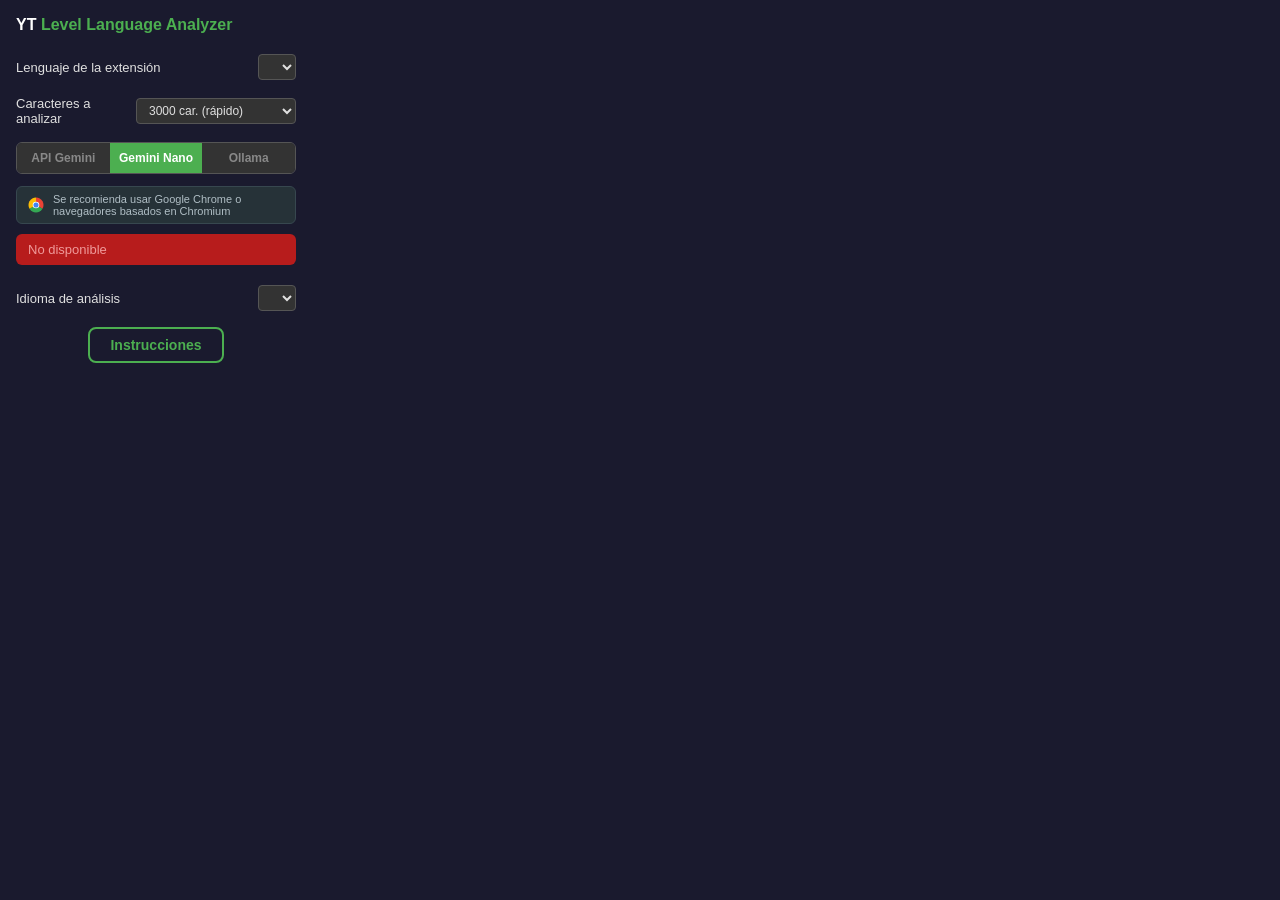
<file: popup.html>
<!DOCTYPE html>
<html>
<head>
  <meta charset="utf-8">
  <style>
    body {
      width: 280px;
      font-family: Arial, sans-serif;
      padding: 16px;
      margin: 0;
      background: #1a1a2e;
      color: #e0e0e0;
    }
    h2 {
      margin: 0 0 12px 0;
      font-size: 16px;
      color: #fff;
    }
    h2 span {
      color: #4CAF50;
    }
    .tabs {
      display: flex;
      gap: 0;
      margin-bottom: 12px;
      border-radius: 6px;
      overflow: hidden;
      border: 1px solid #555;
    }
    .tab-btn {
      flex: 1;
      padding: 8px 0;
      font-size: 12px;
      font-weight: bold;
      border: none;
      cursor: pointer;
      transition: all 0.2s;
      background: #333;
      color: #888;
    }
    .tab-btn.active {
      background: #4CAF50;
      color: #fff;
    }
    .section {
      display: none;
    }
    .section.active {
      display: block;
    }
    .status {
      padding: 8px 12px;
      border-radius: 6px;
      font-size: 13px;
      margin-bottom: 12px;
    }
    .status.ok { background: #1b5e20; color: #a5d6a7; }
    .status.warn { background: #e65100; color: #ffcc80; }
    .status.off { background: #b71c1c; color: #ef9a9a; }
    .status.loading { background: #333; color: #ccc; display: flex; align-items: center; gap: 8px; }
    .spinner {
      width: 12px; height: 12px; flex-shrink: 0;
      border: 2px solid rgba(255,255,255,0.25);
      border-top-color: #4CAF50;
      border-radius: 50%;
      animation: spin 0.7s linear infinite;
    }
    @keyframes spin { to { transform: rotate(360deg); } }
    .btn:disabled, .btn-reset:disabled { opacity: 0.5; cursor: default; }
    .row {
      display: flex;
      align-items: center;
      justify-content: space-between;
      padding: 8px 0;
      border-bottom: 1px solid #333;
    }
    .row label { font-size: 13px; }
    .info code { background: #333; padding: 1px 4px; border-radius: 3px; }
    select, .server-input {
      background: #333; color: #e0e0e0; border: 1px solid #555;
      border-radius: 4px; padding: 4px 8px; font-size: 12px;
      max-width: 160px;
    }
    .server-input { max-width: 140px; flex: 1; }
    .btn {
      background: #4CAF50; color: #fff; border: none;
      border-radius: 4px; padding: 4px 8px; font-size: 11px;
      cursor: pointer; margin-left: 4px;
    }
    .btn-reset {
      background: #555; color: #e0e0e0; border: none;
      border-radius: 4px; padding: 4px 8px; font-size: 11px;
      cursor: pointer; margin-left: 4px;
    }
    .server-row {
      display: flex; align-items: center; gap: 4px;
      padding: 8px 0; border-bottom: 1px solid #333;
    }
    .server-row label { font-size: 11px; white-space: nowrap; }
    .instructions-btn {
      display: inline-block;
      background: transparent;
      color: #4CAF50;
      font-size: 14px;
      font-weight: bold;
      padding: 8px 20px;
      border: 2px solid #4CAF50;
      border-radius: 8px;
      text-decoration: none;
      cursor: pointer;
      transition: background 0.2s, color 0.2s;
    }
    .instructions-btn:hover {
      background: #4CAF50;
      color: #fff;
    }
    .nano-status {
      padding: 8px 12px;
      border-radius: 6px;
      font-size: 13px;
      margin-bottom: 12px;
      background: #1b5e20;
      color: #a5d6a7;
    }
    .nano-status.downloading { background: #e65100; color: #ffcc80; }
    .nano-status.unavailable { background: #b71c1c; color: #ef9a9a; }
    .chrome-recommend {
      display: flex;
      align-items: center;
      gap: 8px;
      background: #263238;
      border: 1px solid #37474f;
      border-radius: 6px;
      padding: 6px 10px;
      margin-bottom: 10px;
      font-size: 11px;
      color: #b0bec5;
    }
    .chrome-recommend svg { flex-shrink: 0; }
  </style>
</head>
<body>
  <h2>YT <span>Level Language Analyzer</span></h2>

  <div class="row" id="langRow" style="border:none;">
    <label>Lenguaje de la extensión</label>
    <select id="langSelect"></select>
  </div>

  <div class="row" id="sampleCharsRow" style="border:none;margin-bottom:8px;">
    <label id="sampleCharsLabel">Caracteres a analizar</label>
    <select id="sampleCharsSelect">
      <option value="3000">3000 car. (rápido)</option>
      <option value="6000">6000 car. (equilibrado)</option>
      <option value="12000">12000 car. (más preciso)</option>
      <option value="24000">24000 car. (máxima precisión)</option>
    </select>
  </div>

  <div class="tabs">
    <button id="tabGeminiApi" class="tab-btn">API Gemini</button>
    <button id="tabNano" class="tab-btn active">Gemini Nano</button>
    <button id="tabOllama" class="tab-btn">Ollama</button>
  </div>

  <div id="geminiApiSection" class="section">
    <div id="geminiApiStatus" class="status"></div>

    <div class="server-row" id="geminiKeyRow">
      <label>API Key</label>
      <input type="password" id="geminiKeyInput" class="server-input" placeholder="AIza...">
      <button class="btn" id="saveGeminiKeyBtn">OK</button>
      <button class="btn-reset" id="resetGeminiKeyBtn">↺</button>
    </div>

    <div class="row" id="geminiModelRow" style="display:none;border:none;">
      <label>Modelo</label>
      <select id="geminiModelSelect"></select>
    </div>

    <div style="text-align:center;padding:8px 0 0">
      <a href="#" id="geminiApiInstructionsBtn" class="instructions-btn">Instrucciones</a>
    </div>
  </div>

  <div id="geminiSection" class="section active">
    <div class="chrome-recommend">
      <svg viewBox="0 0 24 24" width="18" height="18" aria-hidden="true">
        <path fill="#EA4335" d="M12 12 L12 2 A10 10 0 0 1 20.66 17 Z"/>
        <path fill="#34A853" d="M12 12 L20.66 17 A10 10 0 0 1 3.34 17 Z"/>
        <path fill="#FBBC05" d="M12 12 L3.34 17 A10 10 0 0 1 12 2 Z"/>
        <circle cx="12" cy="12" r="4.4" fill="#fff"/>
        <circle cx="12" cy="12" r="3.4" fill="#4285F4"/>
      </svg>
      <span id="chromeRecommendText">Se recomienda usar Google Chrome o navegadores basados en Chromium</span>
    </div>
    <div id="nanoStatus" class="nano-status unavailable">No disponible</div>

    <div id="nanoFlagHelp" class="nano-flag-help" style="display:none;">
      <div style="text-align:center;">
        <a href="#" id="nanoFlagBtn" class="instructions-btn">Activate Prompt API for Gemini Nano Multilingual and restart your browser</a>
      </div>
    </div>

    <div class="row" style="border:none;">
      <label id="analLangLabel">Idioma de análisis</label>
      <select id="nanoLangSelect"></select>
    </div>

    <div style="text-align:center;padding:8px 0 0">
      <a href="#" id="nanoInstructionsBtn" class="instructions-btn">Instrucciones</a>
    </div>
  </div>

  <div id="ollamaSection" class="section">
    <div class="chrome-recommend">
      <svg viewBox="0 0 24 24" width="18" height="18" aria-hidden="true">
        <circle cx="12" cy="12" r="11" fill="#4285F4"/>
        <circle cx="12" cy="12" r="6.5" fill="#fff"/>
        <circle cx="12" cy="12" r="5" fill="#4285F4"/>
      </svg>
      <span id="ollamaAllBrowsersText">Funciona en cualquier navegador basado en Chromium: Chrome, Brave, Edge, Vivaldi, Opera, y más.</span>
    </div>
    <div id="aiStatus" class="status"></div>

    <div class="server-row" id="serverRow">
      <label>Servidor</label>
      <input type="text" id="serverInput" class="server-input" placeholder="http://localhost:11434">
      <button class="btn" id="saveServerBtn">OK</button>
      <button class="btn-reset" id="resetServerBtn">↺</button>
    </div>
    <div id="networkTip" style="font-size:11px;color:#888;margin:4px 0 0;padding:0 2px;line-height:1.3;">Para servidores remotos, activa "Exponer Ollama a la red" en Configuración de Ollama.</div>

    <div class="row" id="modelRow" style="display:none;border:none;">
      <label>Modelo</label>
      <select id="modelSelect"></select>
    </div>

    <div style="text-align:center;padding:8px 0 0">
      <a href="#" id="instructionsBtn" class="instructions-btn">Instrucciones</a>
    </div>
  </div>

  <script src="popup.js"></script>
</body>
</html>
</file>
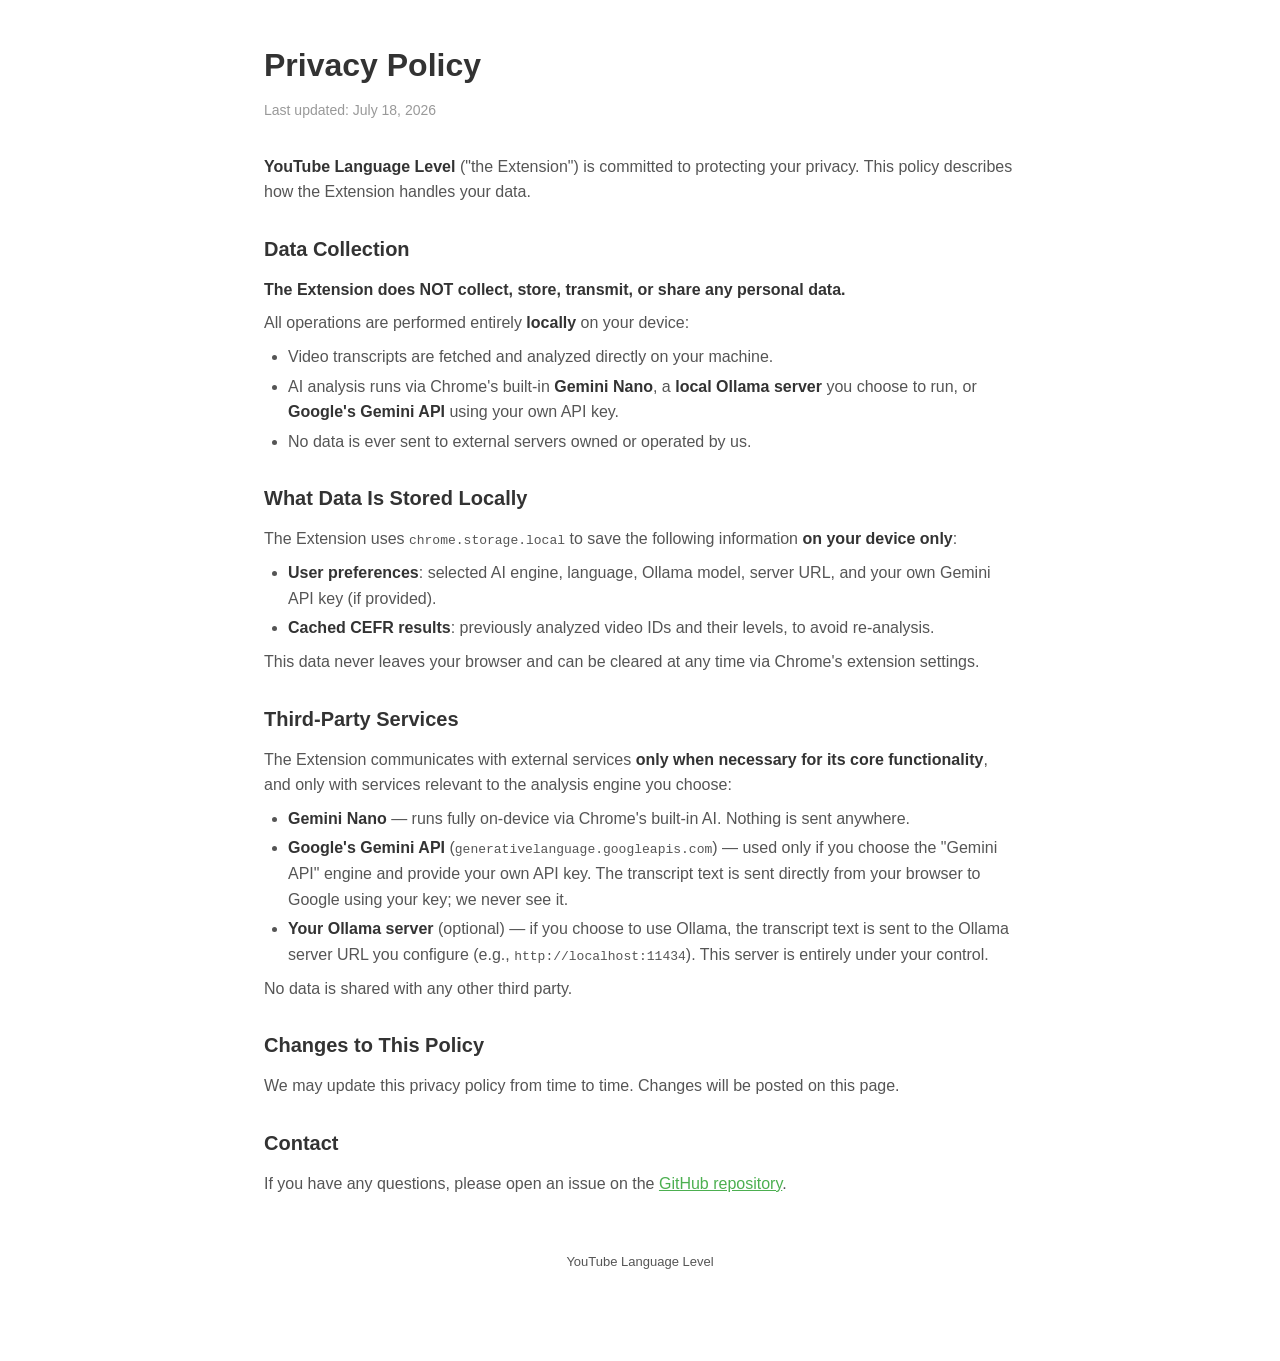
<file: docs/privacy.html>
<!DOCTYPE html>
<html lang="en">
<head>
  <meta charset="UTF-8">
  <meta name="viewport" content="width=device-width, initial-scale=1.0">
  <title>Privacy Policy — YouTube Language Level</title>
  <style>
    * { margin: 0; padding: 0; box-sizing: border-box; }
    body {
      font-family: -apple-system, BlinkMacSystemFont, 'Segoe UI', Roboto, sans-serif;
      background: #fff;
      color: #333;
      line-height: 1.6;
    }
    .container { max-width: 800px; margin: 0 auto; padding: 40px 24px; }
    h1 { font-size: 32px; margin-bottom: 8px; }
    .date { color: #999; font-size: 14px; margin-bottom: 32px; }
    h2 { font-size: 20px; margin-top: 28px; margin-bottom: 12px; color: #333; }
    p { margin: 8px 0; color: #555; }
    ul { padding-left: 24px; margin: 8px 0; }
    li { margin: 4px 0; color: #555; }
    strong { color: #333; }
    footer { text-align: center; padding: 40px 0; color: #999; font-size: 13px; }
    a { color: #4CAF50; }
  </style>
</head>
<body>
  <div class="container">
    <h1>Privacy Policy</h1>
    <p class="date">Last updated: July 18, 2026</p>

    <p><strong>YouTube Language Level</strong> ("the Extension") is committed to protecting your privacy. This policy describes how the Extension handles your data.</p>

    <h2>Data Collection</h2>
    <p><strong>The Extension does NOT collect, store, transmit, or share any personal data.</strong></p>
    <p>All operations are performed entirely <strong>locally</strong> on your device:</p>
    <ul>
      <li>Video transcripts are fetched and analyzed directly on your machine.</li>
      <li>AI analysis runs via Chrome's built-in <strong>Gemini Nano</strong>, a <strong>local Ollama server</strong> you choose to run, or <strong>Google's Gemini API</strong> using your own API key.</li>
      <li>No data is ever sent to external servers owned or operated by us.</li>
    </ul>

    <h2>What Data Is Stored Locally</h2>
    <p>The Extension uses <code>chrome.storage.local</code> to save the following information <strong>on your device only</strong>:</p>
    <ul>
      <li><strong>User preferences</strong>: selected AI engine, language, Ollama model, server URL, and your own Gemini API key (if provided).</li>
      <li><strong>Cached CEFR results</strong>: previously analyzed video IDs and their levels, to avoid re-analysis.</li>
    </ul>
    <p>This data never leaves your browser and can be cleared at any time via Chrome's extension settings.</p>

    <h2>Third-Party Services</h2>
    <p>The Extension communicates with external services <strong>only when necessary for its core functionality</strong>, and only with services relevant to the analysis engine you choose:</p>
    <ul>
      <li><strong>Gemini Nano</strong> — runs fully on-device via Chrome's built-in AI. Nothing is sent anywhere.</li>
      <li><strong>Google's Gemini API</strong> (<code>generativelanguage.googleapis.com</code>) — used only if you choose the "Gemini API" engine and provide your own API key. The transcript text is sent directly from your browser to Google using your key; we never see it.</li>
      <li><strong>Your Ollama server</strong> (optional) — if you choose to use Ollama, the transcript text is sent to the Ollama server URL you configure (e.g., <code>http://localhost:11434</code>). This server is entirely under your control.</li>
    </ul>
    <p>No data is shared with any other third party.</p>

    <h2>Changes to This Policy</h2>
    <p>We may update this privacy policy from time to time. Changes will be posted on this page.</p>

    <h2>Contact</h2>
    <p>If you have any questions, please open an issue on the <a href="https://github.com/Seeeeeck/youtube-language-level-analyzer">GitHub repository</a>.</p>

    <footer>
      <p>YouTube Language Level</p>
    </footer>
  </div>
</body>
</html>
</file>
